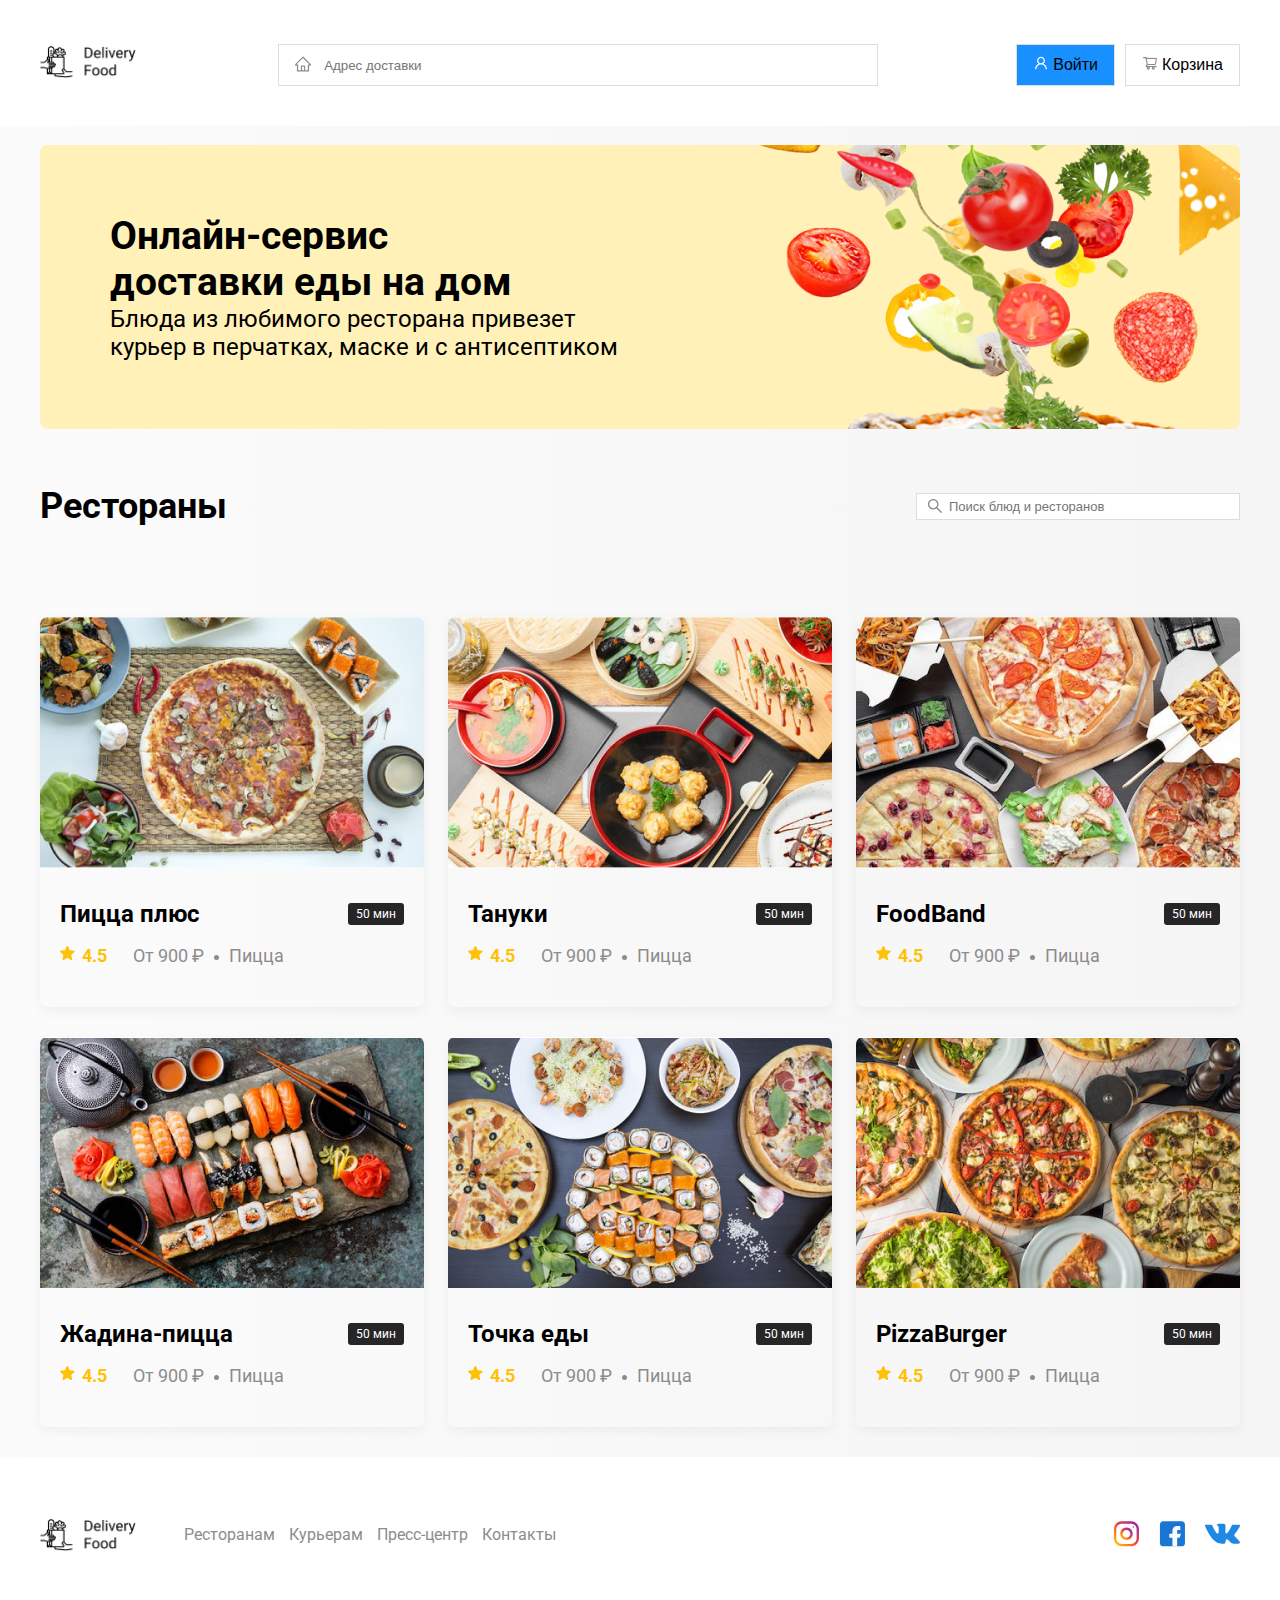
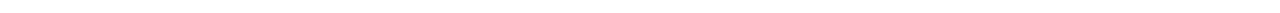
<file: index.html>
<!DOCTYPE html>
<html lang="ru">
  <head>
    <meta charset="UTF-8" />
    <meta http-equiv="X-UA-Compatible" content="IE=edge" />
    <meta name="viewport" content="width=device-width, initial-scale=1.0" />
    <title>Delivery Food</title>
    <link rel="preconnect" href="https://fonts.googleapis.com" />
    <link rel="preconnect" href="https://fonts.gstatic.com" crossorigin />
    <link
      href="https://fonts.googleapis.com/css2?family=Roboto:ital,wght@0,700;1,400&display=swap"
      rel="stylesheet"
    />
    <link rel="stylesheet" href="css/reset.css" />
    <link rel="stylesheet" href="css/style.css" />
  </head>
  <body>
    <header class="header">
      <nav class="navigation">
        <div class="navigation__container">
          <img class="logo" src="img/logo.png" alt="Icon: logo" />

          <input class="address" type="search" placeholder="Адрес доставки" />

          <div class="buttons">
            <button class="button button__praymary">Войти</button>
            <button class="button button__basket">Корзина</button>
          </div>
        </div>
      </nav>
      <div class="container">
        <div class="onlain-service onlain-service--mb">
          <h1 class="onlain-service__title">
            Онлайн-сервис <br />
            доставки еды на дом
          </h1>
          <p class="onlain-service__subtitle">
            Блюда из любимого ресторана привезет курьер в перчатках, маске и с
            антисептиком
          </p>
        </div>
        <!-- /.online-service -->
      </div>
      <!-- /.container -->
    </header>
    <!-- /.header -->
    <section class="hero">
      <div class="container">
        <div class="hero__title">
          <h2 class="price">Рестораны</h2>

          <input
            type="search"
            class="search-dishes"
            placeholder="Поиск блюд и ресторанов"
          />
        </div>
        <div class="wrapper-cards">
          <a href="tanuki.html" class="link-card"
            ><div class="card card__product">
              <img
                src="img/product_1.jpg"
                alt="Icon: product"
                class="product"
              />
              <div class="card__title">
                <h3 class="product-name">Пицца плюс</h3>
                <div class="delivery-time">50 мин</div>
              </div>
              <div class="product-features">
                <div class="product__rating">4.5</div>
                <span class="product__price">От 900 ₽</span>
                <span class="product__name">Пицца</span>
              </div>
            </div>
          </a>

          <a href="tanuki.html" class="link-card">
            <div class="card card__product">
              <img
                src="img/product_2.jpg"
                alt="Icon: product"
                class="product"
              />
              <div class="card__title">
                <h3 class="product-name">Тануки</h3>
                <div class="delivery-time">50 мин</div>
              </div>
              <div class="product-features">
                <div class="product__rating">4.5</div>
                <span class="product__price">От 900 ₽</span>
                <span class="product__name">Пицца</span>
              </div>
            </div>
          </a>
          <a href="tanuki.html" class="link-card"
            ><div class="card card__product">
              <img
                src="img/product_3.jpg"
                alt="Icon: product"
                class="product"
              />
              <div class="card__title">
                <h3 class="product-name">FoodBand</h3>
                <div class="delivery-time">50 мин</div>
              </div>
              <div class="product-features">
                <div class="product__rating">4.5</div>
                <span class="product__price">От 900 ₽</span>
                <span class="product__name">Пицца</span>
              </div>
            </div></a
          >

          <a href="tanuki.html" class="link-card"
            ><div class="card card__product">
              <img
                src="img/product_4.jpg"
                alt="Icon: product"
                class="product"
              />
              <div class="card__title">
                <h3 class="product-name">Жадина-пицца</h3>
                <div class="delivery-time">50 мин</div>
              </div>
              <div class="product-features">
                <div class="product__rating">4.5</div>
                <span class="product__price">От 900 ₽</span>
                <span class="product__name">Пицца</span>
              </div>
            </div></a
          >

          <a href="tanuki.html" class="link-card"
            ><div class="card card__product">
              <img
                src="img/product_5.jpg"
                alt="Icon: product"
                class="product"
              />
              <div class="card__title">
                <h3 class="product-name">Точка еды</h3>
                <div class="delivery-time">50 мин</div>
              </div>
              <div class="product-features">
                <div class="product__rating">4.5</div>
                <span class="product__price">От 900 ₽</span>
                <span class="product__name">Пицца</span>
              </div>
            </div></a
          >

          <a href="tanuki.html" class="link-card"
            ><div class="card card__product">
              <img
                src="img/product_6.jpg"
                alt="Icon: product"
                class="product"
              />
              <div class="card__title">
                <h3 class="product-name">PizzaBurger</h3>
                <div class="delivery-time">50 мин</div>
              </div>
              <div class="product-features">
                <div class="product__rating">4.5</div>
                <span class="product__price">От 900 ₽</span>
                <span class="product__name">Пицца</span>
              </div>
            </div></a
          >
        </div>
        <!-- /.wrapper-cards -->
        <!-- /.hero__title -->
      </div>
    </section>
    <!-- /.hero -->

    <footer class="footer">
      <div class="container">
        <div class="footer__wrapper">
          <div class="logo-partners">
            <img class="logo" src="img/logo.png" alt="Icon: logo" />
            <ul class="partners footer__partners">
              <li class="partners__list">
                <a class="partners__link" href="#">Ресторанам</a>
              </li>
              <li class="partners__list">
                <a class="partners__link" href="#">Курьерам</a>
              </li>
              <li class="partners__list">
                <a class="partners__link" href="#">Пресс-центр</a>
              </li>
              <li class="partners__list">
                <a class="partners__link" href="#">Контакты</a>
              </li>
            </ul>
          </div>
          <!-- /.logo-partners -->

          <div class="footer-icon">
            <a href="" class="link-icon">
              <img src="img/in.svg" alt="Icon: instagram" class="icon-in" />
            </a>
            <a href="" class="link-icon"
              ><img src="img/fb.svg" alt="Icon: instagram" class="icon-fb" /></a
            ><a href="" class="link-icon"
              ><img src="img/wk.svg" alt="Icon: instagram" class="icon-wk"
            /></a>
          </div>
          <!-- /.footer__icon -->
        </div>
        <!-- /.footer__wrapper -->
      </div>
      <!-- /.container -->
    </footer>
    <!-- /.footer -->
    <div class="modal">
      <div class="modal-dialog">
        <div class="modal-header">
          <h3 class="modal-title">Корзина</h3>
          <button class="close">&times;</button>
        </div>
        <!-- /.modal-header -->
        <div class="modal-body">
          <div class="food-row">
            <span class="food-name">Ролл угорь стандарт</span>
            <strong class="food-praice">250 ₽</strong>
            <div class="food-counter">
              <button class="counter-button">-</button>
              <span class="counter">1</span>
              <button class="counter-button">+</button>
            </div>
            <!-- /.food-counter -->
          </div>
          <div class="food-row">
            <span class="food-name">Ролл угорь стандарт</span>
            <strong class="food-praice">250 ₽</strong>
            <div class="food-counter">
              <button class="counter-button">-</button>
              <span class="counter">1</span>
              <button class="counter-button">+</button>
            </div>
            <!-- /.food-counter -->
          </div>
          <div class="food-row">
            <span class="food-name">Ролл угорь стандарт</span>
            <strong class="food-praice">250 ₽</strong>
            <div class="food-counter">
              <button class="counter-button">-</button>
              <span class="counter">1</span>
              <button class="counter-button">+</button>
            </div>
            <!-- /.food-counter -->
          </div>
          <div class="food-row">
            <span class="food-name">Ролл угорь стандарт</span>
            <strong class="food-praice">250 ₽</strong>
            <div class="food-counter">
              <button class="counter-button">-</button>
              <span class="counter">1</span>
              <button class="counter-button">+</button>
            </div>
            <!-- /.food-counter -->
          </div>
          <div class="food-row">
            <span class="food-name">Ролл угорь стандарт</span>
            <strong class="food-praice">250 ₽</strong>
            <div class="food-counter">
              <button class="counter-button">-</button>
              <span class="counter">1</span>
              <button class="counter-button">+</button>
            </div>
            <!-- /.food-counter -->
          </div>
        </div>
        <!-- /.modal-body -->
        <div class="modal-footer">
          <span class="praicetag">1250 ₽</span>
          <div class="footer-buttons">
            <button class="button button__decorationo">Оформить заказ</button>
            <button class="button button__esc">Отмена</button>
          </div>
        </div>
        <!-- /.modal-footer -->
      </div>
      <!-- /.modal-dialog -->
    </div>
    <!-- /.modal -->
    <script src="js/jQuery3.6.1.js"></script>
    <script src="js/main.js"></script>
  </body>
</html>
</file>
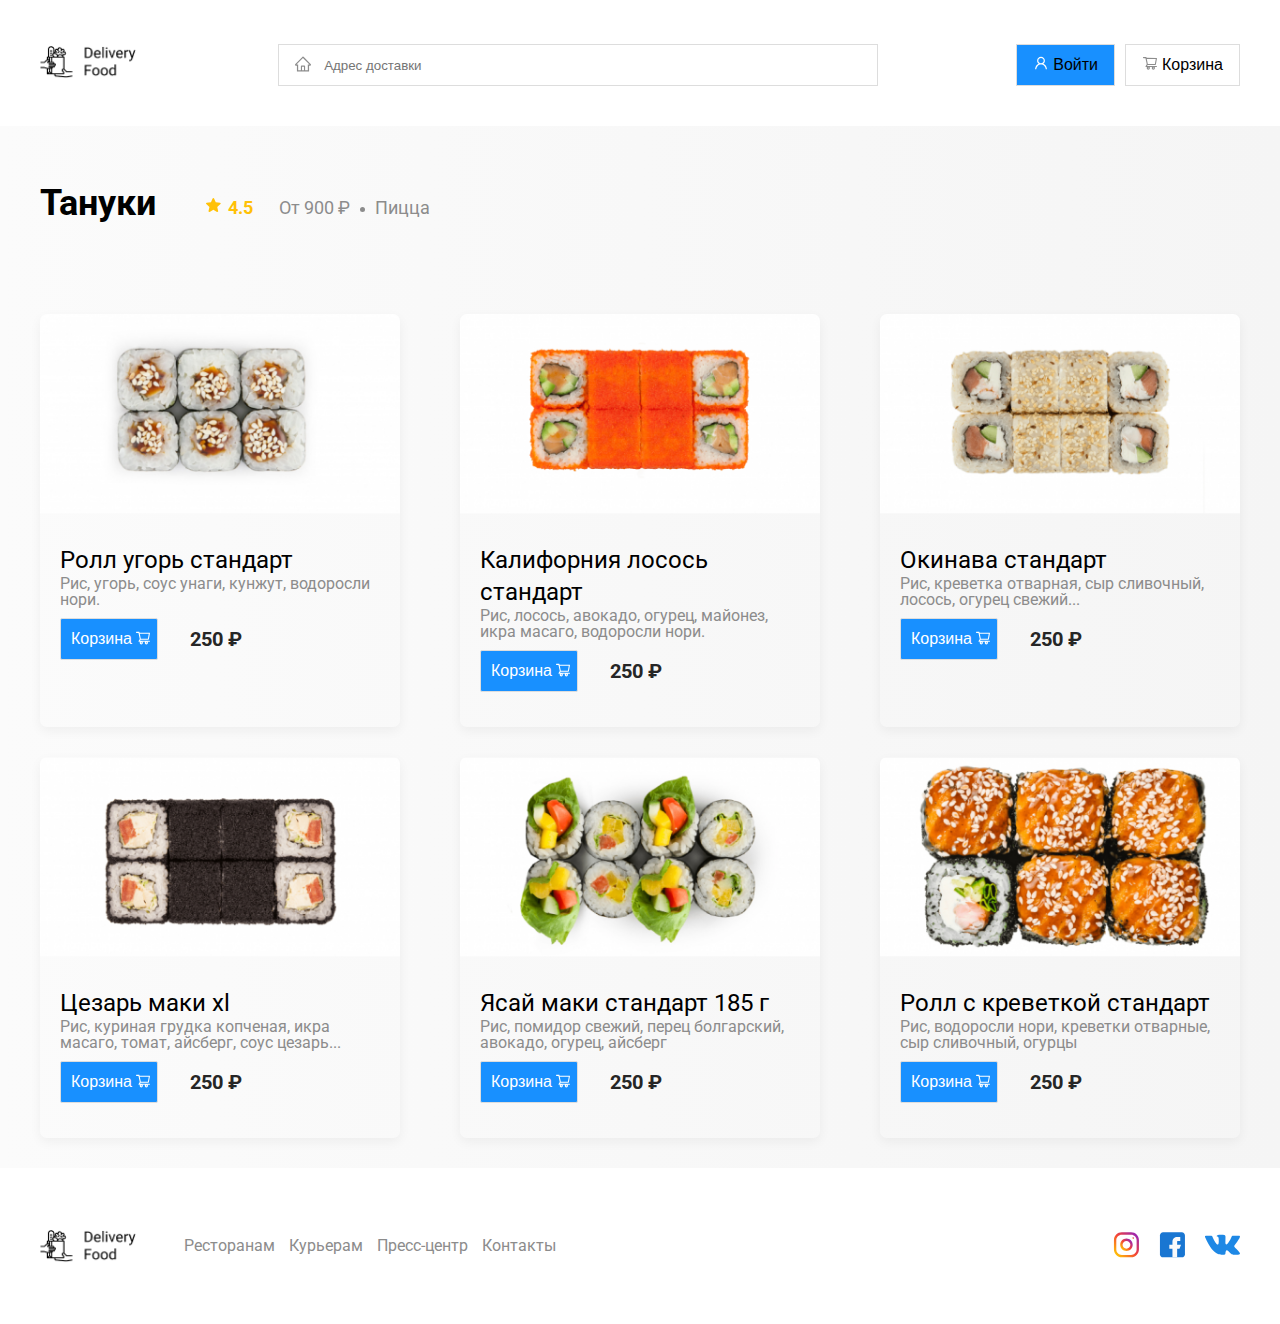
<file: tanuki.html>
<!DOCTYPE html>
<html lang="ru">
  <head>
    <meta charset="UTF-8" />
    <meta http-equiv="X-UA-Compatible" content="IE=edge" />
    <meta name="viewport" content="width=device-width, initial-scale=1.0" />
    <title>tanuki</title>
    <link rel="preconnect" href="https://fonts.googleapis.com" />
    <link rel="preconnect" href="https://fonts.gstatic.com" crossorigin />
    <link
      href="https://fonts.googleapis.com/css2?family=Roboto:ital,wght@0,700;1,400&display=swap"
      rel="stylesheet"
    />
    <link rel="stylesheet" href="css/reset.css" />
    <link rel="stylesheet" href="css/style.css" />
  </head>
  <body>
    <header class="header">
      <nav class="navigation">
        <div class="navigation__container">
          <img class="logo" src="img/logo.png" alt="Icon: logo" />

          <input class="address" type="search" placeholder="Адрес доставки" />

          <div class="buttons">
            <button class="button button__praymary">Войти</button>
            <button class="button button__basket">Корзина</button>
          </div>
        </div>
      </nav>
    </header>
    <!-- /.header -->
    <section class="hero">
      <div class="container">
        <div class="hero__title hero__title--tanuki">
          <h2 class="price price--tanuki">Тануки</h2>
          <div class="product-features product-features--tanuki">
            <div class="product__rating">4.5</div>
            <span class="product__price">От 900 ₽</span>
            <span class="product__name">Пицца</span>
          </div>
        </div>
        <div class="wrapper-cards">
          <div class="card card__product">
            <img src="img/tanuki_1.png" alt="Icon: product" class="product" />
            <div class="card__title card__title--tanuki">
              <h3 class="product-name product-name--tanuki">
                Ролл угорь стандарт
              </h3>
              <p class="card__subtitle--tanuki">
                Рис, угорь, соус унаги, кунжут, водоросли нори.
              </p>
            </div>
            <div class="product-features">
              <button class="button__basket--tanuki">Корзина</button>
              <span class="product__name--tanuki"> 250 ₽</span>
            </div>
          </div>
          <div class="card card__product">
            <img src="img/tanuki_2.png" alt="Icon: product" class="product" />
            <div class="card__title card__title--tanuki">
              <h3 class="product-name product-name--tanuki">
                Калифорния лосось стандарт
              </h3>
              <p class="card__subtitle--tanuki">
                Рис, лосось, авокадо, огурец, майонез, икра масаго, водоросли
                нори.
              </p>
            </div>
            <div class="product-features">
              <button class="button__basket--tanuki">Корзина</button>
              <span class="product__name--tanuki"> 250 ₽</span>
            </div>
          </div>
          <div class="card card__product">
            <img src="img/tanuki_3.png" alt="Icon: product" class="product" />
            <div class="card__title card__title--tanuki">
              <h3 class="product-name product-name--tanuki">
                Окинава стандарт
              </h3>
              <p class="card__subtitle--tanuki">
                Рис, креветка отварная, сыр сливочный, лосось, огурец свежий...
              </p>
            </div>
            <div class="product-features">
              <button class="button__basket--tanuki">Корзина</button>
              <span class="product__name--tanuki"> 250 ₽</span>
            </div>
          </div>
          <div class="card card__product">
            <img src="img/tanuki_4.png" alt="Icon: product" class="product" />
            <div class="card__title card__title--tanuki">
              <h3 class="product-name product-name--tanuki">Цезарь маки хl</h3>
              <p class="card__subtitle--tanuki">
                Рис, куриная грудка копченая, икра масаго, томат, айсберг, соус
                цезарь...
              </p>
            </div>
            <div class="product-features">
              <button class="button__basket--tanuki">Корзина</button>
              <span class="product__name--tanuki"> 250 ₽</span>
            </div>
          </div>
          <div class="card card__product">
            <img src="img/tanuki_5.png" alt="Icon: product" class="product" />
            <div class="card__title card__title--tanuki">
              <h3 class="product-name product-name--tanuki">
                Ясай маки стандарт 185 г
              </h3>
              <p class="card__subtitle--tanuki">
                Рис, помидор свежий, перец болгарский, авокадо, огурец, айсберг
              </p>
            </div>
            <div class="product-features">
              <button class="button__basket--tanuki">Корзина</button>
              <span class="product__name--tanuki"> 250 ₽</span>
            </div>
          </div>
          <div class="card card__product">
            <img src="img/tanuki_6.png" alt="Icon: product" class="product" />
            <div class="card__title card__title--tanuki">
              <h3 class="product-name product-name--tanuki">
                Ролл с креветкой стандарт
              </h3>
              <p class="card__subtitle--tanuki">
                Рис, водоросли нори, креветки отварные, сыр сливочный, огурцы
              </p>
            </div>
            <div class="product-features">
              <button class="button__basket--tanuki">Корзина</button>
              <span class="product__name--tanuki"> 250 ₽</span>
            </div>
          </div>
        </div>
        <!-- /.wrapper-cards -->
        <!-- /.hero__title -->
      </div>
    </section>
    <!-- /.hero -->
    <footer class="footer">
      <div class="container">
        <div class="footer__wrapper">
          <div class="logo-partners">
            <img class="logo" src="img/logo.png" alt="Icon: logo" />
            <ul class="partners footer__partners">
              <li class="partners__list">
                <a class="partners__link" href="#">Ресторанам</a>
              </li>
              <li class="partners__list">
                <a class="partners__link" href="#">Курьерам</a>
              </li>
              <li class="partners__list">
                <a class="partners__link" href="#">Пресс-центр</a>
              </li>
              <li class="partners__list">
                <a class="partners__link" href="#">Контакты</a>
              </li>
            </ul>
          </div>
          <!-- /.logo-partners -->

          <div class="footer-icon">
            <a href="" class="link-icon">
              <img src="img/in.svg" alt="Icon: instagram" class="icon-in" />
            </a>
            <a href="" class="link-icon"
              ><img src="img/fb.svg" alt="Icon: instagram" class="icon-fb" /></a
            ><a href="" class="link-icon"
              ><img src="img/wk.svg" alt="Icon: instagram" class="icon-wk"
            /></a>
          </div>
          <!-- /.footer__icon -->
        </div>
        <!-- /.footer__wrapper -->
      </div>
      <!-- /.container -->
    </footer>
    <!-- /.footer -->
    <div class="modal">
      <div class="modal-dialog">
        <div class="modal-header">
          <h3 class="modal-title">Корзина</h3>
          <button class="close">&times;</button>
        </div>
        <!-- /.modal-header -->
        <div class="modal-body">
          <div class="food-row">
            <span class="food-name">Ролл угорь стандарт</span>
            <strong class="food-praice">250 ₽</strong>
            <div class="food-counter">
              <button class="counter-button">-</button>
              <span class="counter">1</span>
              <button class="counter-button">+</button>
            </div>
            <!-- /.food-counter -->
          </div>
          <div class="food-row">
            <span class="food-name">Ролл угорь стандарт</span>
            <strong class="food-praice">250 ₽</strong>
            <div class="food-counter">
              <button class="counter-button">-</button>
              <span class="counter">1</span>
              <button class="counter-button">+</button>
            </div>
            <!-- /.food-counter -->
          </div>
          <div class="food-row">
            <span class="food-name">Ролл угорь стандарт</span>
            <strong class="food-praice">250 ₽</strong>
            <div class="food-counter">
              <button class="counter-button">-</button>
              <span class="counter">1</span>
              <button class="counter-button">+</button>
            </div>
            <!-- /.food-counter -->
          </div>
          <div class="food-row">
            <span class="food-name">Ролл угорь стандарт</span>
            <strong class="food-praice">250 ₽</strong>
            <div class="food-counter">
              <button class="counter-button">-</button>
              <span class="counter">1</span>
              <button class="counter-button">+</button>
            </div>
            <!-- /.food-counter -->
          </div>
          <div class="food-row">
            <span class="food-name">Ролл угорь стандарт</span>
            <strong class="food-praice">250 ₽</strong>
            <div class="food-counter">
              <button class="counter-button">-</button>
              <span class="counter">1</span>
              <button class="counter-button">+</button>
            </div>
            <!-- /.food-counter -->
          </div>
        </div>
        <!-- /.modal-body -->
        <div class="modal-footer">
          <span class="praicetag">1250 ₽</span>
          <div class="footer-buttons">
            <button class="button button__decorationo">Оформить заказ</button>
            <button class="button button__esc">Отмена</button>
          </div>
        </div>
        <!-- /.modal-footer -->
      </div>
      <!-- /.modal-dialog -->
    </div>
    <!-- /.modal -->
    <script src="js/jQuery3.6.1.js"></script>
    <script src="js/main.js"></script>
  </body>
</html>
</file>
<file: css/style.css>
* {
  -webkit-box-sizing: border-box;
          box-sizing: border-box; }

body {
  background: -webkit-gradient(linear, left top, right top, from(#FBFBFB), to(#F5F5F5));
  background: linear-gradient(to right, #FBFBFB, #F5F5F5);
  font-family: "Roboto", sans-serif; }

.container {
  max-width: 1200px;
  margin: auto; }

.navigation {
  background-color: #fff; }

.navigation__container {
  display: -webkit-box;
  display: -ms-flexbox;
  display: flex;
  -webkit-box-pack: justify;
      -ms-flex-pack: justify;
          justify-content: space-between;
  padding-top: 44px;
  padding-bottom: 40px;
  max-width: 1200px;
  margin: auto; }

.logo {
  width: 100px;
  height: 36px;
  margin-right: 5px; }

.address {
  padding: 8px 15px 8px 45px;
  -ms-flex-preferred-size: 50%;
      flex-basis: 50%;
  width: 100%;
  border: 1px solid #dddddd;
  background-image: url(../img/home.svg);
  background-repeat: no-repeat;
  background-position: 15px 10px;
  left: 15px; }

.buttons {
  display: -webkit-box;
  display: -ms-flexbox;
  display: flex; }

.button {
  padding: 8px 16px;
  border: 1px solid #dddddd;
  background-color: transparent;
  font-weight: 400;
  font-size: 16px;
  line-height: 24px;
  cursor: pointer; }
  .button__praymary {
    padding-left: 36px;
    background-color: #1890ff;
    margin-right: 10px;
    background-image: url(../img/pipl.svg);
    background-repeat: no-repeat;
    background-repeat: no-repeat;
    background-position: 16px 6px;
    margin-left: 5px; }
  .button__basket {
    padding-left: 36px;
    background-image: url(../img/basket.svg);
    background-repeat: no-repeat;
    background-position: 16px 6px; }

.onlain-service--mb {
  margin-top: 19px; }

.onlain-service {
  background-color: #fff1b8;
  background-image: url(../img/tomato.png);
  background-repeat: no-repeat;
  background-position: 510px;
  border-radius: 8px;
  padding: 68px 70px 68px 70px; }
  .onlain-service__title {
    font-weight: 700;
    font-size: 39px;
    line-height: 46px; }
  .onlain-service__subtitle {
    width: 535px;
    font-weight: 400;
    font-size: 24px;
    line-height: 28px; }

.hero__title {
  display: -webkit-box;
  display: -ms-flexbox;
  display: flex;
  -webkit-box-pack: justify;
      -ms-flex-pack: justify;
          justify-content: space-between;
  -webkit-box-align: center;
      -ms-flex-align: center;
          align-items: center;
  padding: 56px 0 90px 0; }

.hero__title--tanuki {
  -webkit-box-pack: start;
      -ms-flex-pack: start;
          justify-content: start;
  -webkit-box-align: center;
      -ms-flex-align: center;
          align-items: center; }

.price {
  font-weight: 700;
  font-size: 36px;
  line-height: 42px; }

.price--tanuki {
  margin-right: 30px; }

.search-dishes {
  -ms-flex-preferred-size: 27%;
      flex-basis: 27%;
  padding: 5px 7px 5px 32px;
  background-image: url(../img/serch.svg);
  background-repeat: no-repeat;
  background-position: 10px;
  border: none;
  border: 1px solid #dddddd;
  color: #dddddd;
  font-size: 13px; }

.wrapper-cards {
  display: -webkit-box;
  display: -ms-flexbox;
  display: flex;
  -ms-flex-wrap: wrap;
      flex-wrap: wrap;
  -webkit-box-pack: justify;
      -ms-flex-pack: justify;
          justify-content: space-between; }

.link-card {
  text-decoration: none;
  color: #000; }

.card {
  -ms-flex-preferred-size: 30%;
      flex-basis: 30%;
  cursor: pointer;
  padding-bottom: 35px;
  overflow: hidden;
  border-radius: 7px;
  -webkit-box-shadow: 0px 4px 12px rgba(0, 0, 0, 0.05);
          box-shadow: 0px 4px 12px rgba(0, 0, 0, 0.05); }

.card__product {
  margin-bottom: 30px; }

.product {
  width: 100%;
  -o-object-fit: cover;
     object-fit: cover;
  margin-bottom: 27px; }

.card__title {
  display: -webkit-box;
  display: -ms-flexbox;
  display: flex;
  -webkit-box-pack: justify;
      -ms-flex-pack: justify;
          justify-content: space-between;
  -webkit-box-align: center;
      -ms-flex-align: center;
          align-items: center;
  margin-left: 20px;
  margin-right: 20px;
  margin-bottom: 10px; }

.card__title--tanuki {
  -webkit-box-orient: vertical;
  -webkit-box-direction: normal;
      -ms-flex-direction: column;
          flex-direction: column;
  -webkit-box-align: start;
      -ms-flex-align: start;
          align-items: start; }

.card__subtitle--tanuki {
  color: #8C8C8C; }

.product-name {
  font-weight: 700;
  font-size: 24px;
  line-height: 32px; }

.product-name--tanuki {
  font-weight: 400;
  font-size: 24px;
  line-height: 32px; }

.button__basket--tanuki {
  color: #fff;
  background-color: #1890ff;
  border-radius: 2px;
  padding: 8px 25px 8px 10px;
  border: 1px solid #dddddd;
  background-color: #1890ff;
  font-weight: 400;
  font-size: 16px;
  line-height: 24px;
  cursor: pointer;
  background-image: url(../img/basket_light.svg);
  background-repeat: no-repeat;
  background-position: 93% 6px;
  margin-right: 32px; }

.delivery-time {
  border-radius: 3px;
  height: 22px;
  padding: 1px 8px;
  color: #fff;
  background-color: #262626;
  font-weight: 400;
  font-size: 12px;
  line-height: 20px; }

.product-features {
  display: -webkit-box;
  display: -ms-flexbox;
  display: flex;
  -webkit-box-align: center;
      -ms-flex-align: center;
          align-items: center;
  margin-left: 20px;
  margin-right: 20px; }

.product-features--tanuki {
  margin-bottom: -10px; }

.product__rating {
  color: #FFC107;
  font-weight: 700;
  font-size: 18px;
  line-height: 32px;
  margin-right: 26px;
  padding-left: 22px;
  background-image: url(../img/star.svg);
  background-repeat: no-repeat;
  background-position: 0px 5px; }

.product__price, .product__name {
  color: #8C8C8C;
  font-weight: 400;
  font-size: 18px;
  line-height: 32px; }

.product__name {
  margin-left: 10px; }

.product__price::after {
  content: "";
  width: 5px;
  height: 5px;
  border-radius: 50%;
  background-color: #8C8C8C;
  display: inline-block;
  vertical-align: middle;
  margin-left: 10px; }

.product__name--tanuki {
  color: #262626;
  font-weight: 700;
  font-size: 20px;
  line-height: 32px; }

.footer {
  background-color: #fff;
  padding-top: 60px;
  padding-bottom: 60px; }

.footer__wrapper {
  display: -webkit-box;
  display: -ms-flexbox;
  display: flex;
  -webkit-box-pack: justify;
      -ms-flex-pack: justify;
          justify-content: space-between;
  -webkit-box-align: center;
      -ms-flex-align: center;
          align-items: center; }

.logo-partners {
  display: -webkit-box;
  display: -ms-flexbox;
  display: flex;
  -webkit-box-align: center;
      -ms-flex-align: center;
          align-items: center; }

.partners {
  display: -webkit-box;
  display: -ms-flexbox;
  display: flex; }

.footer__partners {
  margin-left: 32px; }

.partners__link {
  text-decoration: none;
  color: #8C8C8C;
  margin: 0 7px 0 7px; }

.footer-icon {
  width: 127px;
  display: -webkit-box;
  display: -ms-flexbox;
  display: flex;
  -webkit-box-pack: justify;
      -ms-flex-pack: justify;
          justify-content: space-between;
  -webkit-box-align: center;
      -ms-flex-align: center;
          align-items: center; }

.modal {
  display: none;
  position: fixed;
  left: 0;
  top: 0;
  width: 100%;
  height: 100%;
  background-color: rgba(0, 0, 0, 0.4); }

.is-open {
  display: -webkit-box;
  display: -ms-flexbox;
  display: flex; }

.modal-dialog {
  margin: auto;
  max-width: 780px;
  width: 95%;
  min-height: 552px;
  background: #FFFFFF;
  border-radius: 5px;
  padding: 40px 45px; }

.modal-body {
  margin-bottom: 52px; }

.modal-header {
  display: -webkit-box;
  display: -ms-flexbox;
  display: flex;
  -webkit-box-pack: justify;
      -ms-flex-pack: justify;
          justify-content: space-between;
  -webkit-box-align: center;
      -ms-flex-align: center;
          align-items: center;
  margin-bottom: 45px; }

.modal-title {
  font-weight: 700;
  font-size: 36px;
  line-height: 42px; }

.close {
  border: none;
  background-color: transparent;
  font-size: 36px; }

.food-row {
  display: -webkit-box;
  display: -ms-flexbox;
  display: flex;
  -webkit-box-pack: justify;
      -ms-flex-pack: justify;
          justify-content: space-between;
  border-bottom: 1px solid #8C8C8C;
  padding-bottom: 10px;
  margin-bottom: 15px; }

.food-name {
  font-weight: 400;
  font-size: 18px;
  line-height: 32px; }

.food-praice {
  margin-left: auto;
  margin-right: 48px;
  font-weight: 700;
  font-size: 20px;
  line-height: 32px; }

.counter-button {
  width: 39px;
  height: 32px;
  background: #FFFFFF;
  border: 1px solid #40A9FF;
  border-radius: 2px;
  font-weight: 400;
  font-size: 14px;
  line-height: 22px;
  color: #40A9FF;
  cursor: pointer; }

.counter {
  margin-left: 10px;
  margin-right: 10px; }

.modal-footer {
  display: -webkit-box;
  display: -ms-flexbox;
  display: flex;
  -webkit-box-align: center;
      -ms-flex-align: center;
          align-items: center;
  -webkit-box-pack: justify;
      -ms-flex-pack: justify;
          justify-content: space-between; }

.praicetag {
  font-weight: 700;
  font-size: 20px;
  line-height: 23px;
  color: #fff;
  background-color: #262626;
  padding: 15px 20px;
  border-radius: 5px; }

.button__decorationo {
  padding: 8px 16px;
  color: #fff;
  font-weight: 400;
  font-size: 16px;
  line-height: 24px;
  background-color: #1890ff;
  border-radius: 2px;
  margin-right: 19px; }

.button__esc {
  color: #8C8C8C; }

@media (max-width: 1200px) {
  .container {
    max-width: 960px; }

  .navigation__container {
    max-width: 960px; }

  .onlain-service {
    background-position: 340px;
    background-size: 875px; } }
@media (max-width: 992px) {
  .container {
    max-width: 760px; }

  .navigation__container {
    max-width: 760px; }

  .onlain-service {
    background-position: 300px;
    background-size: 850px; }
    .onlain-service__title {
      font-weight: 700;
      font-size: 35px;
      line-height: 46px; }
    .onlain-service__subtitle {
      width: 535px;
      font-weight: 400;
      font-size: 20px;
      line-height: 28px; }

  .card {
    -ms-flex-preferred-size: 45%;
        flex-basis: 45%; } }
@media (max-width: 768px) {
  .container {
    max-width: 570px; }

  .navigation__container {
    max-width: 570px; }

  .onlain-service {
    background-position: 400px; }
    .onlain-service__title {
      font-weight: 700;
      font-size: 30px;
      line-height: 38px; }
    .onlain-service__subtitle {
      width: 535px;
      font-weight: 400;
      font-size: 15px;
      line-height: 20px; }

  .footer {
    padding-top: 20px;
    padding-bottom: 20px; }

  .footer__wrapper {
    -webkit-box-orient: vertical;
    -webkit-box-direction: normal;
        -ms-flex-direction: column;
            flex-direction: column; }

  .logo-partners {
    margin-bottom: 20px; } }
@media (max-width: 576px) {
  .container {
    width: 98%; }

  .navigation__container {
    -webkit-box-orient: vertical;
    -webkit-box-direction: normal;
        -ms-flex-direction: column;
            flex-direction: column;
    -webkit-box-align: center;
        -ms-flex-align: center;
            align-items: center;
    padding-left: 20px;
    padding-right: 20px; }

  .logo {
    margin-bottom: 15px; }

  .address {
    margin-bottom: 15px; }

  .onlain-service {
    text-align: center;
    padding: 15px 5px 15px 5px; }
    .onlain-service__subtitle {
      width: 100%; }

  .hero__title {
    padding-top: 20px;
    padding-bottom: 20px;
    -webkit-box-orient: vertical;
    -webkit-box-direction: normal;
        -ms-flex-direction: column;
            flex-direction: column; }

  .price {
    font-size: 30px;
    margin-bottom: 15px; }

  .search-dishes {
    width: 100%; }

  .card {
    -ms-flex-preferred-size: 80%;
        flex-basis: 80%;
    margin: auto;
    margin-bottom: 20px; }

  .logo-partners {
    -webkit-box-orient: vertical;
    -webkit-box-direction: normal;
        -ms-flex-direction: column;
            flex-direction: column; } }
@media (max-width: 480px) {
  .partners {
    -webkit-box-pack: justify;
        -ms-flex-pack: justify;
            justify-content: space-between;
    -ms-flex-wrap: wrap;
        flex-wrap: wrap; }

  .partners__list {
    -ms-flex-preferred-size: 40%;
        flex-basis: 40%; } }
@media (max-width: 325px) {
  .container {
    width: 100%; } }

/*# sourceMappingURL=style.css.map */
</file>
